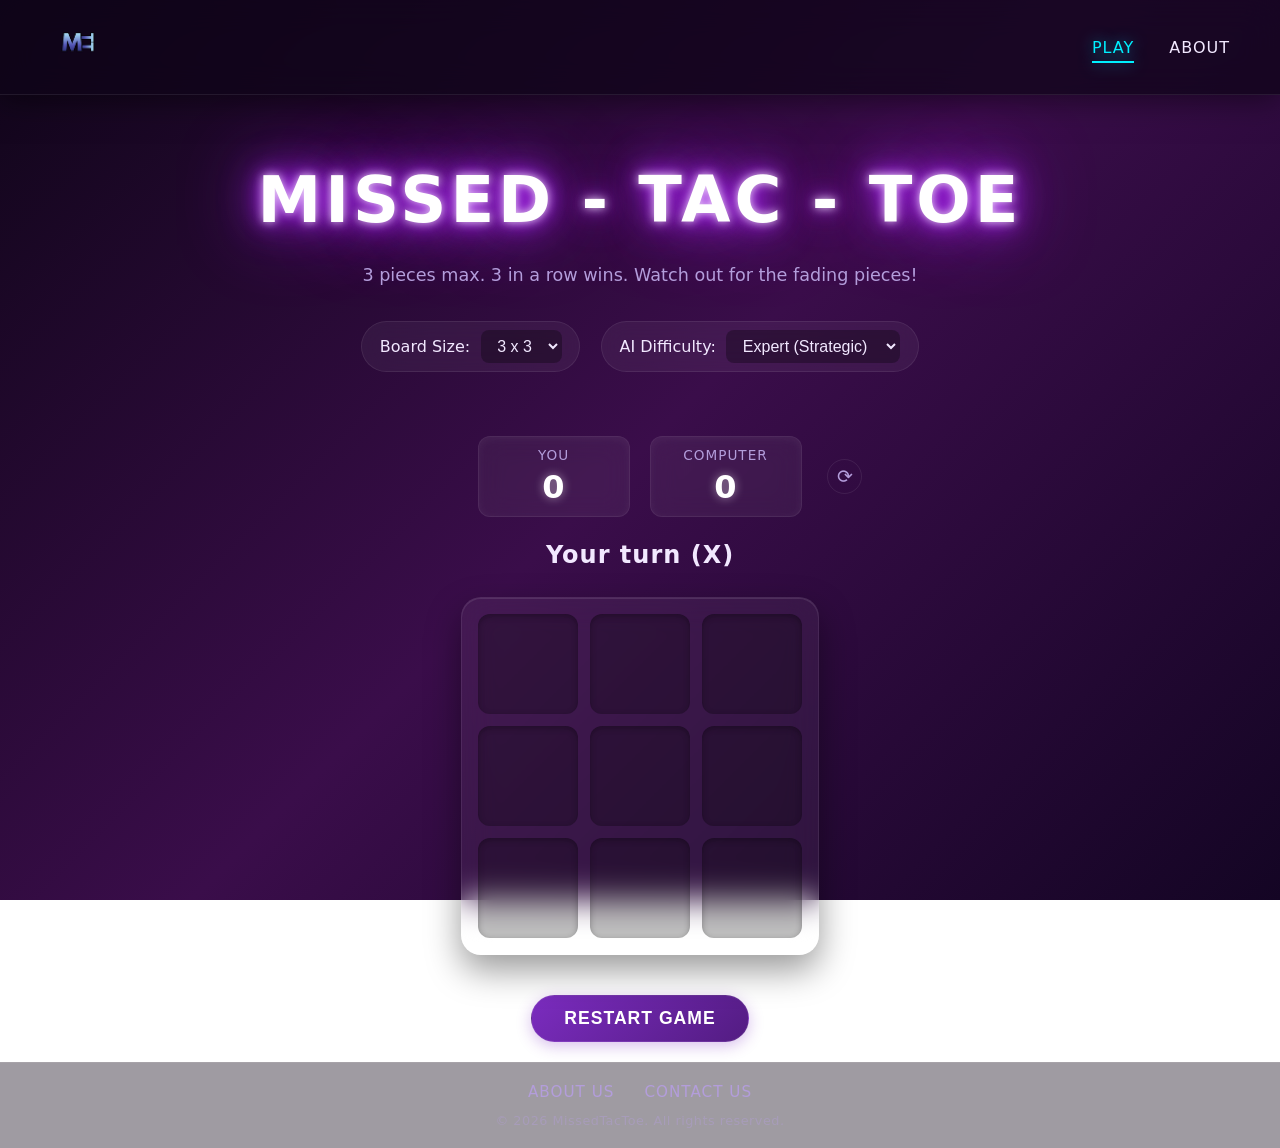
<file: index.html>
<!DOCTYPE html>
<html lang="en">
<head>
        <!-- Google tag (gtag.js) -->
    <script async src="https://www.googletagmanager.com/gtag/js?id=G-MFRH3SXYCB"></script>
    <script>
    window.dataLayer = window.dataLayer || [];
    function gtag(){dataLayer.push(arguments);}
    gtag('js', new Date());

    gtag('config', 'G-MFRH3SXYCB');
    </script>
    
    <meta charset="UTF-8">
    <meta name="viewport" content="width=device-width, initial-scale=1.0">
    <title>Missed - Tac - Toe</title>
    <link rel="stylesheet" href="style.css">
    
    <link rel="icon" type="image/png" sizes="32x32" href="/images/favicon-32x32.png">
    <link rel="icon" type="image/png" sizes="16x16" href="/images/favicon-16x16.png">
    <link rel="apple-touch-icon" sizes="180x180" href="/images/apple-touch-icon.png">
    <link rel="shortcut icon" href="/images/favicon.ico">

    <!-- Primary Meta Tags -->
    <meta name="title" content="MissedtacToe | The Infinite Tic-Tac-Toe Strategy Game">
    <meta name="description" content="Play MissedtacToe, a strategic, infinite twist on classic Tic-Tac-Toe. Play against an Expert AI on a 3x3 or 5x5 board where your oldest pieces fade away!">
    <meta name="keywords" content="tic tac toe, browser game, infinite tic tac toe, strategy game, web game, missedtactoe, puzzle game">
    <meta name="author" content="Raducu-Alin Stratum contact@image-cut.com">
    
    <!-- Canonical URL to resolve the www vs non-www duplicate content issue -->
    <link rel="canonical" href="https://missedtactoe.com/">

    <!-- Open Graph / Facebook -->
    <meta property="og:type" content="website">
    <meta property="og:url" content="https://missedtactoe.com/">
    <meta property="og:title" content="MissedtacToe | The Infinite Tic-Tac-Toe Strategy Game">
    <meta property="og:description" content="Play MissedtacToe, a strategic, infinite twist on classic Tic-Tac-Toe. Play against an Expert AI on a 3x3 or 5x5 board where your oldest pieces fade away!">
    <meta property="og:image" content="https://missedtactoe.com/preview-image.jpg">

    <!-- Twitter -->
    <meta property="twitter:card" content="summary_large_image">
    <meta property="twitter:url" content="https://missedtactoe.com/">
    <meta property="twitter:title" content="MissedtacToe | The Infinite Tic-Tac-Toe Strategy Game">
    <meta property="twitter:description" content="Play MissedtacToe, a strategic, infinite twist on classic Tic-Tac-Toe. Play against an Expert AI on a 3x3 or 5x5 board where your oldest pieces fade away!">
    <meta property="twitter:image" content="https://missedtactoe.com/preview-image.jpg">

</head>
<body>

    <!-- Top Navigation Bar -->
    <nav class="navbar">
        <a href="/" class="nav-brand">
            <img src="/images/logo.png" alt="MissedtacToe Logo" class="nav-logo">
        </a>
        <ul class="nav-links">
            <li><a href="/" class="active">Play</a></li>
            <li><a href="/about.html">About</a></li>
        </ul>
    </nav>
    <main class="main-content">
    <h1>Missed - Tac - Toe</h1>
    <p id="rules-text">3 pieces max. 3 in a row wins. Watch out for the fading pieces!</p>

    <div class="controls">
        <div class="control-group">
            <label for="gridSize">Board Size:</label>
            <select id="gridSize">
                <option value="3" selected>3 x 3</option>
                <option value="5">5 x 5</option>
            </select>
        </div>
        <div class="control-group">
            <label for="difficulty">AI Difficulty:</label>
            <select id="difficulty">
                <option value="normal">Normal (Random)</option>
                <option value="expert" selected>Expert (Strategic)</option>
            </select>
        </div>
    </div>
    <div class="controls">
        </div>

    <div class="scoreboard">
        <div class="score-card">
            <span class="score-label">You</span>
            <span id="user-score-val" class="score-number">0</span>
        </div>
        <div class="score-card">
            <span class="score-label">Computer</span>
            <span id="ai-score-val" class="score-number">0</span>
        </div>
        <button id="reset-score" title="Reset Scores">⟳</button>
    </div>

    <div id="status">Your turn (X)</div>
    
    <div id="board">
    </div>

    <button id="restart">Restart Game</button>
    
    <script>
        const boardElement = document.getElementById('board');
        const statusText = document.getElementById('status');
        const restartBtn = document.getElementById('restart');
        const difficultySelect = document.getElementById('difficulty');
        const gridSizeSelect = document.getElementById('gridSize');
        const rulesText = document.getElementById('rules-text');
        const rootStyles = document.documentElement.style;

        const userScoreEl = document.getElementById('user-score-val');
        const aiScoreEl = document.getElementById('ai-score-val');
        const resetScoreBtn = document.getElementById('reset-score');

        // Load scores from LocalStorage (or default to 0)
        let userScore = parseInt(localStorage.getItem('missedTacToeUser')) || 0;
        let aiScore = parseInt(localStorage.getItem('missedTacToeAi')) || 0;

        function updateScoreDisplay() {
            userScoreEl.innerText = userScore;
            aiScoreEl.innerText = aiScore;
        }

        resetScoreBtn.addEventListener('click', () => {
            userScore = 0;
            aiScore = 0;
            localStorage.setItem('missedTacToeUser', 0);
            localStorage.setItem('missedTacToeAi', 0);
            updateScoreDisplay();
        });

        updateScoreDisplay(); // Call it once to load initial values

        // Game Configuration Variables
        let size = 3;
        let winReq = 3; 
        let maxPieces = 3;
        let board = [];
        let gameActive = true;
        let queueX = [];
        let queueO = [];
        let winConditions = [];

        // Track symbols to alternate turns
        let userSymbol = 'X';
        let aiSymbol = 'O';
        let currentPlayer = 'X'; // 'X' always starts the game mathematically

        // Listeners for settings
        // Pass "true" to the restart button so it knows to swap symbols
        restartBtn.addEventListener('click', () => initGame(true));
        difficultySelect.addEventListener('change', () => initGame(false));
        gridSizeSelect.addEventListener('change', () => {
            size = parseInt(gridSizeSelect.value);
            if (size === 3) {
                winReq = 3;
                maxPieces = 3;
                rootStyles.setProperty('--cell-size', '100px');
                rootStyles.setProperty('--font-size', '4rem');
                rulesText.innerText = "3 pieces max. 3 in a row wins. Watch out for the fading pieces!";
            } else {
                winReq = 4;
                maxPieces = 4;
                rootStyles.setProperty('--cell-size', '60px');
                rootStyles.setProperty('--font-size', '2.5rem');
                rulesText.innerText = "5x5 Mode: 4 pieces max. 4 in a row wins. Oldest piece fades away!";
            }
            initGame(false);
        });

        function generateWinConditions() {
            let conditions = [];
            for (let r = 0; r < size; r++) {
                for (let c = 0; c <= size - winReq; c++) {
                    let row = [];
                    for (let i = 0; i < winReq; i++) row.push(r * size + c + i);
                    conditions.push(row);
                }
            }
            for (let c = 0; c < size; c++) {
                for (let r = 0; r <= size - winReq; r++) {
                    let col = [];
                    for (let i = 0; i < winReq; i++) col.push((r + i) * size + c);
                    conditions.push(col);
                }
            }
            for (let r = 0; r <= size - winReq; r++) {
                for (let c = 0; c <= size - winReq; c++) {
                    let diag = [];
                    for (let i = 0; i < winReq; i++) diag.push((r + i) * size + c + i);
                    conditions.push(diag);
                }
            }
            for (let r = 0; r <= size - winReq; r++) {
                for (let c = winReq - 1; c < size; c++) {
                    let diag = [];
                    for (let i = 0; i < winReq; i++) diag.push((r + i) * size + c - i);
                    conditions.push(diag);
                }
            }
            return conditions;
        }

        function initGame(swapSymbols = false) {
            if (swapSymbols) {
                userSymbol = userSymbol === 'X' ? 'O' : 'X';
                aiSymbol = userSymbol === 'X' ? 'O' : 'X';
            }

            currentPlayer = 'X'; // X always makes the first move on a new board
            board = Array(size * size).fill('');
            queueX = [];
            queueO = [];
            gameActive = true;
            winConditions = generateWinConditions();

            if (currentPlayer === userSymbol) {
                statusText.innerText = `Your turn (${userSymbol})`;
            } else {
                statusText.innerText = "Computer is thinking...";
            }
            statusText.style.color = "var(--text-main)";

            boardElement.style.gridTemplateColumns = `repeat(${size}, var(--cell-size))`;
            boardElement.innerHTML = '';
            
            for (let i = 0; i < size * size; i++) {
                const cell = document.createElement('div');
                cell.classList.add('cell');
                cell.setAttribute('data-index', i);
                cell.addEventListener('click', handleCellClick);
                boardElement.appendChild(cell);
            }

            // If the computer is 'X', it takes the first turn automatically
            if (currentPlayer === aiSymbol) {
                setTimeout(computerTurn, 600);
            }
        }

        function handleCellClick(e) {
            const index = parseInt(e.target.getAttribute('data-index'));

            // Prevent clicks if the game is over, the cell is full, or it's not the user's turn
            if (board[index] !== '' || !gameActive || currentPlayer !== userSymbol) return;

            makeMove(index, userSymbol);
            
            if (gameActive) {
                currentPlayer = aiSymbol;
                statusText.innerText = "Computer is thinking...";
                setTimeout(computerTurn, 600); 
            }
        }

        function makeMove(index, player) {
            board[index] = player;
            const currentQueue = player === 'X' ? queueX : queueO;
            
            currentQueue.push(index);

            if (currentQueue.length > maxPieces) {
                const oldestIndex = currentQueue.shift();
                board[oldestIndex] = ''; 
            }

            updateUI();
            checkWin(player);
        }

        // --- DYNAMIC EXPERT AI LOGIC ---
        function getExpertMove(emptyCells) {
            function simulateMove(index, player, currentBoard, currentQueue) {
                let tempBoard = [...currentBoard];
                let tempQueue = [...currentQueue];
                tempBoard[index] = player;
                tempQueue.push(index);
                if (tempQueue.length > maxPieces) tempBoard[tempQueue.shift()] = '';
                return tempBoard;
            }

            function checkSimWin(tempBoard, player) {
                return winConditions.some(combo => combo.every(idx => tempBoard[idx] === player));
            }

            const aiQueue = aiSymbol === 'X' ? queueX : queueO;
            const userQueue = userSymbol === 'X' ? queueX : queueO;

            // 1. Can AI Win immediately?
            for (let i of emptyCells) {
                if (checkSimWin(simulateMove(i, aiSymbol, board, aiQueue), aiSymbol)) return i;
            }

            // 2. Block player's immediate win
            for (let i of emptyCells) {
                if (checkSimWin(simulateMove(i, userSymbol, board, userQueue), userSymbol)) return i;
            }

            // 3. Take the center (Dynamic based on board size)
            const centerIndex = Math.floor((size * size) / 2);
            if (emptyCells.includes(centerIndex)) return centerIndex;

            // 4. Take a random corner
            const corners = [0, size - 1, size * (size - 1), size * size - 1];
            const availableCorners = corners.filter(c => emptyCells.includes(c));
            if (availableCorners.length > 0) {
                return availableCorners[Math.floor(Math.random() * availableCorners.length)];
            }

            // 5. Take random edge/open space
            return emptyCells[Math.floor(Math.random() * emptyCells.length)];
        }

        function computerTurn() {
            if (!gameActive || currentPlayer !== aiSymbol) return;

            let emptyCells = [];
            for (let i = 0; i < board.length; i++) {
                if (board[i] === '') emptyCells.push(i);
            }

            if (emptyCells.length === 0) return;

            let bestMove;
            if (difficultySelect.value === 'expert') {
                bestMove = getExpertMove(emptyCells);
            } else {
                bestMove = emptyCells[Math.floor(Math.random() * emptyCells.length)];
            }

            if (bestMove !== undefined) makeMove(bestMove, aiSymbol);
            
            if (gameActive) {
                currentPlayer = userSymbol;
                statusText.innerText = `Your turn (${userSymbol})`;
            }
        }

        function updateUI() {
            const cells = document.querySelectorAll('.cell');
            cells.forEach((cell, i) => {
                cell.innerText = board[i];
                cell.className = 'cell'; 
                if (board[i] === 'X') cell.classList.add('x');
                if (board[i] === 'O') cell.classList.add('o');
            });

            if (queueX.length === maxPieces) cells[queueX[0]].classList.add('fading');
            if (queueO.length === maxPieces) cells[queueO[0]].classList.add('fading');
        }

        function checkWin(player) {
            let roundWon = false;

            for (let i = 0; i < winConditions.length; i++) {
                if (winConditions[i].every(index => board[index] === player)) {
                    roundWon = true;
                    break;
                }
            }

            if (roundWon) {
                if (player === userSymbol) {
                    statusText.innerText = "You Win!";
                    statusText.style.color = userSymbol === 'X' ? "var(--x-color)" : "var(--o-color)";
                    userScore++;
                    localStorage.setItem('missedTacToeUser', userScore);
                } else {
                    statusText.innerText = "Computer Wins!";
                    statusText.style.color = aiSymbol === 'X' ? "var(--x-color)" : "var(--o-color)";
                    aiScore++;
                    localStorage.setItem('missedTacToeAi', aiScore);
                }
                
                updateScoreDisplay();
                gameActive = false;
                
                const cells = document.querySelectorAll('.cell');
                cells.forEach(cell => cell.classList.remove('fading'));
            }
        }

        // Initialize the first game on page load (false ensures the user starts game #1 as 'X')
        initGame(false);
    </script>
</main>
    <footer class="footer">
        <div class="footer-links">
            <a href="/about.html">About us</a>
            <a href="mailto:contact@image-cut.com">Contact Us</a>
        </div>
        <div class="footer-copy">
            &copy; 2026 MissedTacToe. All rights reserved.
        </div>
    </footer>

</body>

</html>
</file>
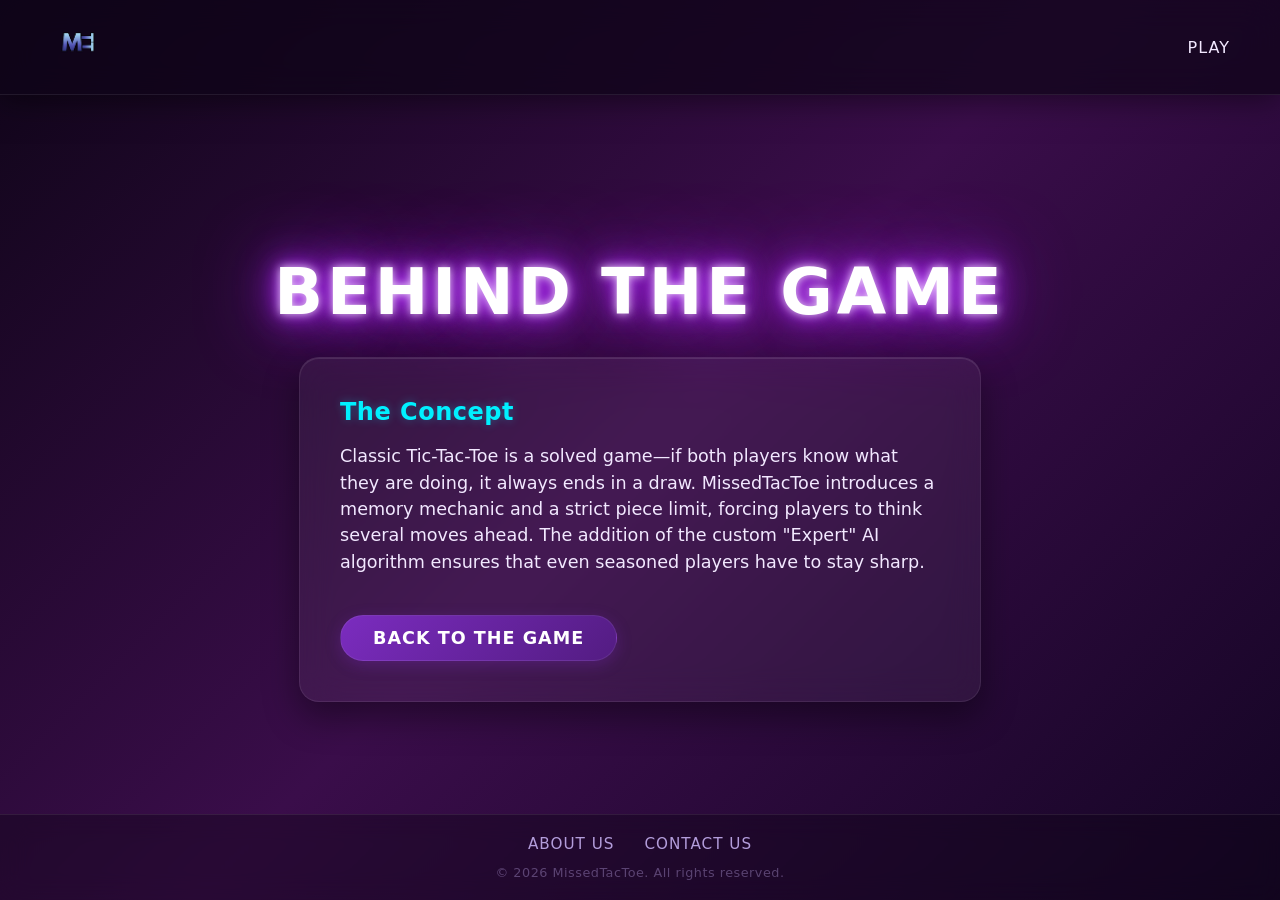
<file: about.html>
<!DOCTYPE html>
<html lang="en">
<head>
        <!-- Google tag (gtag.js) -->
    <script async src="https://www.googletagmanager.com/gtag/js?id=G-MFRH3SXYCB"></script>
    <script>
    window.dataLayer = window.dataLayer || [];
    function gtag(){dataLayer.push(arguments);}
    gtag('js', new Date());

    gtag('config', 'G-MFRH3SXYCB');
    </script>

    <meta charset="UTF-8">
    <meta name="viewport" content="width=device-width, initial-scale=1.0">
    <title>About | MissedtacToe</title>
    
    <!-- Meta tags for SEO -->
    <meta name="description" content="Learn more about the creator behind MissedTacToe, an infinite Tic-Tac-Toe browser game.">
    <link rel="canonical" href="https://missedtactoe.com/about.html">

    <!-- Favicons -->
    <link rel="icon" type="image/png" sizes="32x32" href="/images/favicon-32x32.png">
    <link rel="icon" type="image/png" sizes="16x16" href="/images/favicon-16x16.png">
    <link rel="apple-touch-icon" sizes="180x180" href="/images/apple-touch-icon.png">
    <link rel="shortcut icon" href="/images/favicon.ico">

    <!-- Linking to the shared stylesheet -->
    <link rel="stylesheet" href="style.css">
</head>
<body>

    <!-- Top Navigation Bar -->
    <nav class="navbar">
        <a href="/" class="nav-brand">
            <img src="/images/logo.png" alt="MissedtacToe Logo" class="nav-logo">
        </a>
        <ul class="nav-links">
            <li><a href="/">Play</a></li>
        </ul>
    </nav>

    <!-- Main Content Area -->
    <main class="main-content">
        <div class="about-container">
            <h1>Behind the Game</h1>
            
            <div class="glass-card about-card">
                
                <h2>The Concept</h2>
                <p>Classic Tic-Tac-Toe is a solved game—if both players know what they are doing, it always ends in a draw. MissedTacToe introduces a memory mechanic and a strict piece limit, forcing players to think several moves ahead. The addition of the custom "Expert" AI algorithm ensures that even seasoned players have to stay sharp.</p>

                
                <a href="/" class="btn-primary">Back to the Game</a>
            </div>
        </div>
    </main>

    <!-- Footer -->
    <footer class="footer">
        <div class="footer-links">
            <a href="/about.html">About us</a>
            <a href="mailto:contact@image-cut.com">Contact Us</a>
        </div>
        <div class="footer-copy">
            &copy; 2026 MissedTacToe. All rights reserved.
        </div>
    </footer>

</body>
</html>
</file>
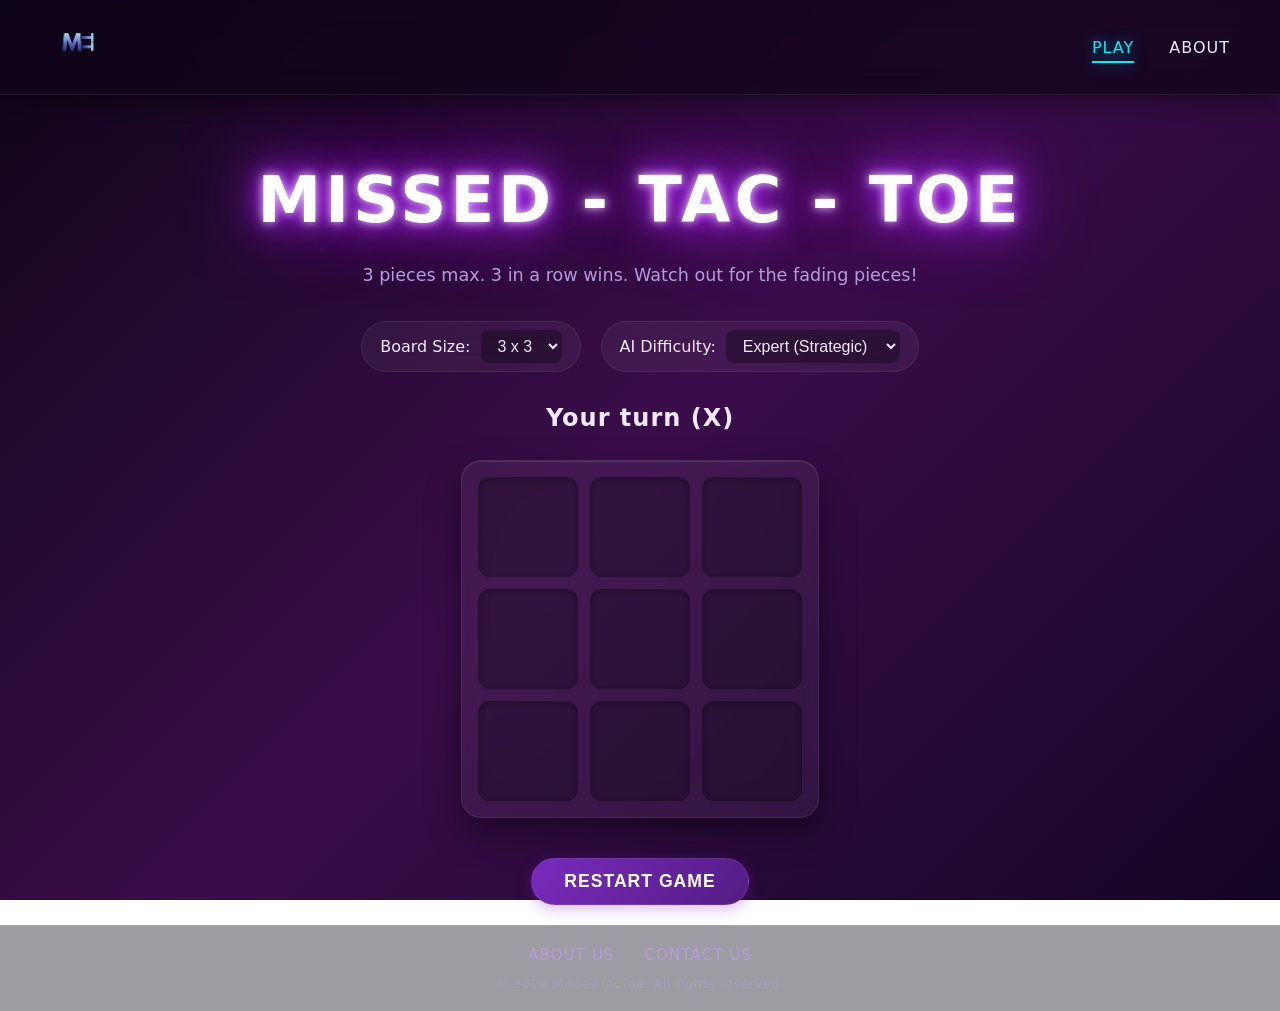
<file: MissedTacToe.html>
<!DOCTYPE html>
<html lang="en">
<head>
    <meta charset="UTF-8">
    <meta name="viewport" content="width=device-width, initial-scale=1.0">
    <title>Missed - Tac - Toe</title>
    <link rel="stylesheet" href="style.css">
    
    <link rel="icon" type="image/png" sizes="32x32" href="/images/favicon-32x32.png">
    <link rel="icon" type="image/png" sizes="16x16" href="/images/favicon-16x16.png">
    <link rel="apple-touch-icon" sizes="180x180" href="/images/apple-touch-icon.png">
    <link rel="shortcut icon" href="/images/favicon.ico">

    <!-- Primary Meta Tags -->
    <meta name="title" content="MissedtacToe | The Infinite Tic-Tac-Toe Strategy Game">
    <meta name="description" content="Play MissedtacToe, a strategic, infinite twist on classic Tic-Tac-Toe. Play against an Expert AI on a 3x3 or 5x5 board where your oldest pieces fade away!">
    <meta name="keywords" content="tic tac toe, browser game, infinite tic tac toe, strategy game, web game, missedtactoe, puzzle game">
    <meta name="author" content="Raducu-Alin Stratum contact@image-cut.com">
    
    <!-- Canonical URL to resolve the www vs non-www duplicate content issue -->
    <link rel="canonical" href="https://missedtactoe.com/">

    <!-- Open Graph / Facebook -->
    <meta property="og:type" content="website">
    <meta property="og:url" content="https://missedtactoe.com/">
    <meta property="og:title" content="MissedtacToe | The Infinite Tic-Tac-Toe Strategy Game">
    <meta property="og:description" content="Play MissedtacToe, a strategic, infinite twist on classic Tic-Tac-Toe. Play against an Expert AI on a 3x3 or 5x5 board where your oldest pieces fade away!">
    <meta property="og:image" content="https://missedtactoe.com/preview-image.jpg">

    <!-- Twitter -->
    <meta property="twitter:card" content="summary_large_image">
    <meta property="twitter:url" content="https://missedtactoe.com/">
    <meta property="twitter:title" content="MissedtacToe | The Infinite Tic-Tac-Toe Strategy Game">
    <meta property="twitter:description" content="Play MissedtacToe, a strategic, infinite twist on classic Tic-Tac-Toe. Play against an Expert AI on a 3x3 or 5x5 board where your oldest pieces fade away!">
    <meta property="twitter:image" content="https://missedtactoe.com/preview-image.jpg">

</head>
<body>

    <!-- Top Navigation Bar -->
    <nav class="navbar">
        <a href="/" class="nav-brand">
            <img src="/images/logo.png" alt="MissedtacToe Logo" class="nav-logo">
        </a>
        <ul class="nav-links">
            <li><a href="/" class="active">Play</a></li>
            <li><a href="/about.html">About</a></li>
        </ul>
    </nav>
    <main class="main-content">
    <h1>Missed - Tac - Toe</h1>
    <p id="rules-text">3 pieces max. 3 in a row wins. Watch out for the fading pieces!</p>

    <div class="controls">
        <div class="control-group">
            <label for="gridSize">Board Size:</label>
            <select id="gridSize">
                <option value="3" selected>3 x 3</option>
                <option value="5">5 x 5</option>
            </select>
        </div>
        <div class="control-group">
            <label for="difficulty">AI Difficulty:</label>
            <select id="difficulty">
                <option value="normal">Normal (Random)</option>
                <option value="expert" selected>Expert (Strategic)</option>
            </select>
        </div>
    </div>

    <div id="status">Your turn (X)</div>

    <div id="board">
    </div>

    <button id="restart">Restart Game</button>
    
    <script>
        const boardElement = document.getElementById('board');
        const statusText = document.getElementById('status');
        const restartBtn = document.getElementById('restart');
        const difficultySelect = document.getElementById('difficulty');
        const gridSizeSelect = document.getElementById('gridSize');
        const rulesText = document.getElementById('rules-text');
        const rootStyles = document.documentElement.style;

        // Game Configuration Variables
        let size = 3;
        let winReq = 3; 
        let maxPieces = 3;
        let board = [];
        let gameActive = true;
        let queueX = [];
        let queueO = [];
        let winConditions = [];

        // Listeners for settings
        restartBtn.addEventListener('click', initGame);
        difficultySelect.addEventListener('change', initGame);
        gridSizeSelect.addEventListener('change', () => {
            size = parseInt(gridSizeSelect.value);
            // 3x3 needs 3 in a row (3 max). 5x5 needs 4 in a row (4 max).
            if (size === 3) {
                winReq = 3;
                maxPieces = 3;
                rootStyles.setProperty('--cell-size', '100px');
                rootStyles.setProperty('--font-size', '4rem');
                rulesText.innerText = "3 pieces max. 3 in a row wins. Watch out for the fading pieces!";
            } else {
                winReq = 4;
                maxPieces = 4;
                // Scale down visually for larger board
                rootStyles.setProperty('--cell-size', '60px');
                rootStyles.setProperty('--font-size', '2.5rem');
                rulesText.innerText = "5x5 Mode: 4 pieces max. 4 in a row wins. Oldest piece fades away!";
            }
            initGame();
        });

        // Generate dynamic win lines based on board size and win requirement
        function generateWinConditions() {
            let conditions = [];
            // Rows
            for (let r = 0; r < size; r++) {
                for (let c = 0; c <= size - winReq; c++) {
                    let row = [];
                    for (let i = 0; i < winReq; i++) row.push(r * size + c + i);
                    conditions.push(row);
                }
            }
            // Columns
            for (let c = 0; c < size; c++) {
                for (let r = 0; r <= size - winReq; r++) {
                    let col = [];
                    for (let i = 0; i < winReq; i++) col.push((r + i) * size + c);
                    conditions.push(col);
                }
            }
            // Diagonals (Top-Left to Bottom-Right)
            for (let r = 0; r <= size - winReq; r++) {
                for (let c = 0; c <= size - winReq; c++) {
                    let diag = [];
                    for (let i = 0; i < winReq; i++) diag.push((r + i) * size + c + i);
                    conditions.push(diag);
                }
            }
            // Diagonals (Top-Right to Bottom-Left)
            for (let r = 0; r <= size - winReq; r++) {
                for (let c = winReq - 1; c < size; c++) {
                    let diag = [];
                    for (let i = 0; i < winReq; i++) diag.push((r + i) * size + c - i);
                    conditions.push(diag);
                }
            }
            return conditions;
        }

        function initGame() {
            board = Array(size * size).fill('');
            queueX = [];
            queueO = [];
            gameActive = true;
            winConditions = generateWinConditions();

            statusText.innerText = "Your turn (X)";
            statusText.style.color = "var(--text-main)";

            // Build dynamic UI grid
            boardElement.style.gridTemplateColumns = `repeat(${size}, var(--cell-size))`;
            boardElement.innerHTML = '';
            
            for (let i = 0; i < size * size; i++) {
                const cell = document.createElement('div');
                cell.classList.add('cell');
                cell.setAttribute('data-index', i);
                cell.addEventListener('click', handleCellClick);
                boardElement.appendChild(cell);
            }
        }

        function handleCellClick(e) {
            const index = parseInt(e.target.getAttribute('data-index'));

            if (board[index] !== '' || !gameActive) return;

            makeMove(index, 'X');
            
            if (gameActive) {
                statusText.innerText = "Computer is thinking...";
                setTimeout(computerTurn, 600); 
            }
        }

        function makeMove(index, player) {
            board[index] = player;
            const currentQueue = player === 'X' ? queueX : queueO;
            
            currentQueue.push(index);

            // Dynamically check against the max piece limit
            if (currentQueue.length > maxPieces) {
                const oldestIndex = currentQueue.shift();
                board[oldestIndex] = ''; 
            }

            updateUI();
            checkWin(player);
        }

        // --- DYNAMIC EXPERT AI LOGIC ---
        function getExpertMove(emptyCells) {
            function simulateMove(index, player, currentBoard, currentQueue) {
                let tempBoard = [...currentBoard];
                let tempQueue = [...currentQueue];
                tempBoard[index] = player;
                tempQueue.push(index);
                if (tempQueue.length > maxPieces) tempBoard[tempQueue.shift()] = '';
                return tempBoard;
            }

            function checkSimWin(tempBoard, player) {
                return winConditions.some(combo => combo.every(idx => tempBoard[idx] === player));
            }

            // 1. Can AI Win immediately?
            for (let i of emptyCells) {
                if (checkSimWin(simulateMove(i, 'O', board, queueO), 'O')) return i;
            }

            // 2. Block player's immediate win
            for (let i of emptyCells) {
                if (checkSimWin(simulateMove(i, 'X', board, queueX), 'X')) return i;
            }

            // 3. Take the center (Dynamic based on board size)
            const centerIndex = Math.floor((size * size) / 2);
            if (emptyCells.includes(centerIndex)) return centerIndex;

            // 4. Take a random corner
            const corners = [0, size - 1, size * (size - 1), size * size - 1];
            const availableCorners = corners.filter(c => emptyCells.includes(c));
            if (availableCorners.length > 0) {
                return availableCorners[Math.floor(Math.random() * availableCorners.length)];
            }

            // 5. Take random edge/open space
            return emptyCells[Math.floor(Math.random() * emptyCells.length)];
        }

        function computerTurn() {
            if (!gameActive) return;

            let emptyCells = [];
            for (let i = 0; i < board.length; i++) {
                if (board[i] === '') emptyCells.push(i);
            }

            if (emptyCells.length === 0) return;

            let bestMove;
            if (difficultySelect.value === 'expert') {
                bestMove = getExpertMove(emptyCells);
            } else {
                bestMove = emptyCells[Math.floor(Math.random() * emptyCells.length)];
            }

            if (bestMove !== undefined) makeMove(bestMove, 'O');
            
            if (gameActive) statusText.innerText = "Your turn (X)";
        }

        function updateUI() {
            const cells = document.querySelectorAll('.cell');
            cells.forEach((cell, i) => {
                cell.innerText = board[i];
                cell.className = 'cell'; 
                if (board[i] === 'X') cell.classList.add('x');
                if (board[i] === 'O') cell.classList.add('o');
            });

            if (queueX.length === maxPieces) cells[queueX[0]].classList.add('fading');
            if (queueO.length === maxPieces) cells[queueO[0]].classList.add('fading');
        }

        function checkWin(player) {
            let roundWon = false;

            for (let i = 0; i < winConditions.length; i++) {
                if (winConditions[i].every(index => board[index] === player)) {
                    roundWon = true;
                    break;
                }
            }

            if (roundWon) {
                statusText.innerText = player === 'X' ? "You Win!" : "Computer Wins!";
                statusText.style.color = player === 'X' ? "var(--x-color)" : "var(--o-color)";
                gameActive = false;
                
                const cells = document.querySelectorAll('.cell');
                cells.forEach(cell => cell.classList.remove('fading'));
            }
        }

        // Initialize the first game on page load
        initGame();
    </script>
</main>
    <footer class="footer">
        <div class="footer-links">
            <a href="/about.html">About us</a>
            <a href="mailto:contact@image-cut.com">Contact Us</a>
        </div>
        <div class="footer-copy">
            &copy; 2026 MissedTacToe. All rights reserved.
        </div>
    </footer>

</body>

</html>
</file>
<file: style.css>
:root {
    /* Deep, vibrant atmospheric purple gradient */
    --bg-gradient: linear-gradient(135deg, #0f0518 0%, #3a0d4a 50%, #140524 100%);
    
    /* Glassmorphism elements */
    --glass-bg: rgba(255, 255, 255, 0.05);
    --glass-border: rgba(255, 255, 255, 0.08);
    --cell-hover: rgba(255, 255, 255, 0.12);
    
    /* Typography */
    --text-main: #f2e8ff;
    --text-muted: #b39ddb;
    
    /* Neon game pieces */
    --x-color: #00f0ff; /* Cyber Cyan */
    --o-color: #ff00aa; /* Neon Magenta */
    --x-glow: 0 0 15px rgba(0, 240, 255, 0.6);
    --o-glow: 0 0 15px rgba(255, 0, 170, 0.6);

    /* Dynamic variables controlled by JS */
    --cell-size: 100px; 
    --font-size: 4rem;
}

/* =========================================
   TOP NAVIGATION BAR
   ========================================= */
.navbar {
    width: 100%;
    position: fixed;
    top: 0;
    left: 0;
    display: flex;
    justify-content: space-between;
    align-items: center;
    padding: 15px 50px;
    background: rgba(15, 5, 24, 0.75); /* Darker frosted base */
    backdrop-filter: blur(16px);
    -webkit-backdrop-filter: blur(16px);
    border-bottom: 1px solid var(--glass-border);
    z-index: 1000;
    box-sizing: border-box;
    box-shadow: 0 4px 30px rgba(0, 0, 0, 0.5);
}


.nav-logo {
    height: 60px;
    width: auto;
}

.nav-links {
    list-style: none;
    display: flex;
    gap: 35px;
    margin: 0;
    padding: 0;
}

.nav-links a {
    color: var(--text-main);
    text-decoration: none;
    font-size: 1rem;
    font-weight: 500;
    transition: all 0.3s ease;
    position: relative;
    text-transform: uppercase;
    letter-spacing: 1px;
}

/* Neon hover effect for links */
.nav-links a:hover, .nav-links a.active {
    color: var(--x-color);
    text-shadow: var(--x-glow);
}

/* Animated underline on hover */
.nav-links a::after {
    content: '';
    position: absolute;
    width: 0;
    height: 2px;
    bottom: -6px;
    left: 0;
    background-color: var(--x-color);
    box-shadow: var(--x-glow);
    transition: width 0.3s cubic-bezier(0.25, 0.8, 0.25, 1);
}

.nav-links a:hover::after, .nav-links a.active::after {
    width: 100%;
}

/* Mobile Responsiveness for Navbar */
@media (max-width: 768px) {
    .navbar {
        padding: 15px 20px;
    }
    
    .nav-links {
        gap: 15px;
    }
    
    .nav-links a {
        font-size: 0.9rem;
    }
    
    .nav-brand span {
        display: none; /* Hides the text on phones to save space, relies on logo if present */
    }
}

body {
    font-family: 'Inter', 'Segoe UI', system-ui, sans-serif;
    background: var(--bg-gradient);
    background-attachment: fixed;
    color: var(--text-main);
    display: flex;
    flex-direction: column;
    align-items: center;
    justify-content: flex-start; /* <-- CHANGE THIS FROM center */
    min-height: 100vh;
    margin: 0;
    padding: 100px 0 0; /* Adjusted padding since main/footer handle the rest */
    box-sizing: border-box;
}
/* Container that holds the game perfectly in the middle */
.main-content {
    display: flex;
    flex-direction: column;
    align-items: center;
    justify-content: center;
    flex: 1; /* This tells it to fill all empty space between the nav and footer */
    width: 100%;
    padding: 20px;
    box-sizing: border-box;
}
h1 {
    font-size: clamp(2.5rem, 5vw, 4.5rem);
    margin-bottom: 0.5rem;
    text-align: center;
    font-weight: 900;
    text-transform: uppercase;
    color: #ffffff;
    letter-spacing: 4px;
    /* Layered shadows create the neon tube effect */
    text-shadow: 
        0 0 10px rgba(255, 255, 255, 0.8),
        0 0 20px #b026ff,
        0 0 40px #b026ff,
        0 0 80px #b026ff;
    animation: title-pulse 2s infinite alternate;
}

/* Put this animation at the very bottom of your CSS file */
@keyframes title-pulse {
    0% { text-shadow: 0 0 10px rgba(255,255,255,0.8), 0 0 20px #b026ff, 0 0 40px #b026ff; }
    100% { text-shadow: 0 0 5px rgba(255,255,255,0.5), 0 0 10px #b026ff, 0 0 20px #b026ff; }
}

p {
    font-size: 1.1rem;
    margin-bottom: 2rem;
    text-align: center;
    color: var(--text-muted);
    max-width: 600px;
    font-weight: 300;
    line-height: 1.5;
}

.controls {
    margin-bottom: 2rem;
    display: flex;
    flex-wrap: wrap;
    justify-content: center;
    align-items: center;
    gap: 20px;
    font-size: 1rem;
}

/* Frosted glass pill-containers for the dropdowns */
.control-group {
    display: flex;
    align-items: center;
    gap: 10px;
    background: var(--glass-bg);
    padding: 8px 18px;
    border-radius: 50px;
    border: 1px solid var(--glass-border);
    backdrop-filter: blur(12px);
    -webkit-backdrop-filter: blur(12px);
}

select {
    padding: 6px 12px;
    font-size: 1rem;
    font-weight: 500;
    border-radius: 8px;
    border: 1px solid transparent;
    background-color: rgba(0, 0, 0, 0.3);
    color: var(--text-main);
    cursor: pointer;
    outline: none;
    transition: all 0.3s ease;
}

select:focus, select:hover {
    border-color: var(--text-muted);
    background-color: rgba(0, 0, 0, 0.5);
}

select option {
    background-color: #2a0b3d;
    color: white;
}

#status {
    font-size: 1.5rem;
    font-weight: 600;
    margin-bottom: 1.5rem;
    height: 2rem;
    text-align: center;
    letter-spacing: 1px;
}

/* The main frosted glass board */
#board {
    display: grid;
    grid-gap: 12px;
    background: var(--glass-bg);
    padding: 16px;
    border-radius: 20px;
    box-shadow: 0 15px 35px rgba(0, 0, 0, 0.4), 
                inset 0 1px 0 rgba(255, 255, 255, 0.1);
    backdrop-filter: blur(16px);
    -webkit-backdrop-filter: blur(16px);
    border: 1px solid var(--glass-border);
}

/* Individual dark, recessed cells */
.cell {
    width: var(--cell-size);
    height: var(--cell-size);
    background-color: rgba(0, 0, 0, 0.25);
    border-radius: 12px;
    display: flex;
    align-items: center;
    justify-content: center;
    font-size: var(--font-size);
    font-weight: 800;
    cursor: pointer;
    transition: all 0.3s cubic-bezier(0.25, 0.8, 0.25, 1);
    user-select: none;
    box-shadow: inset 0 2px 6px rgba(0, 0, 0, 0.3);
}

.cell:hover { 
    background-color: var(--cell-hover);
    transform: translateY(-2px);
    box-shadow: inset 0 2px 6px rgba(0, 0, 0, 0.1), 
                0 6px 12px rgba(0, 0, 0, 0.2);
}

/* Neon text rendering for pieces */
.cell.x { 
    color: var(--x-color); 
    text-shadow: var(--x-glow);
}
.cell.o { 
    color: var(--o-color); 
    text-shadow: var(--o-glow);
}

/* More dramatic vanishing effect */
.cell.fading { 
    opacity: 0.15; 
    transform: scale(0.75) rotate(-4deg); 
    filter: saturate(0);
}

/* Sleek modern button */
#restart {
    margin-top: 2.5rem;
    padding: 12px 32px;
    font-size: 1.1rem;
    font-weight: 600;
    background: linear-gradient(135deg, #7b2cbf 0%, #531c82 100%);
    color: white;
    border: 1px solid var(--glass-border);
    border-radius: 50px;
    cursor: pointer;
    transition: all 0.3s ease;
    box-shadow: 0 4px 15px rgba(123, 44, 191, 0.3);
    text-transform: uppercase;
    letter-spacing: 1px;
}

#restart:hover { 
    transform: translateY(-3px);
    background: linear-gradient(135deg, #9d4edd 0%, #7b2cbf 100%);
    box-shadow: 0 8px 25px rgba(123, 44, 191, 0.5);
}

#restart:active {
    transform: translateY(0);
}

/* =========================================
   FOOTER
   ========================================= */
.footer {
    width: 100%;
    margin-top: auto; /* Pushes the footer to the bottom of the screen */
    padding: 20px 50px;
    background: rgba(15, 5, 24, 0.4); /* Dark, subtle frosted glass */
    backdrop-filter: blur(12px);
    -webkit-backdrop-filter: blur(12px);
    border-top: 1px solid var(--glass-border);
    display: flex;
    flex-direction: column;
    align-items: center;
    gap: 12px;
    box-sizing: border-box;
}

.footer-links {
    display: flex;
    gap: 30px;
}

.footer-links a {
    color: var(--text-muted);
    text-decoration: none;
    font-size: 0.95rem;
    font-weight: 500;
    transition: all 0.3s ease;
    text-transform: uppercase;
    letter-spacing: 1px;
}

/* Neon cyan hover effect to match the navigation */
.footer-links a:hover {
    color: var(--x-color);
    text-shadow: 0 0 10px rgba(0, 240, 255, 0.4);
}

.footer-copy {
    color: rgba(179, 157, 219, 0.4); /* Faded text-muted */
    font-size: 0.8rem;
    font-weight: 300;
    letter-spacing: 0.5px;
}

/* =========================================
   ABOUT PAGE STYLES
   ========================================= */
.about-container {
    width: 100%;
    max-width: 800px;
    display: flex;
    flex-direction: column;
    align-items: center;
    text-align: center;
}

.glass-card {
    background: var(--glass-bg);
    padding: 40px;
    border-radius: 20px;
    box-shadow: 0 15px 35px rgba(0, 0, 0, 0.4), 
                inset 0 1px 0 rgba(255, 255, 255, 0.1);
    backdrop-filter: blur(16px);
    -webkit-backdrop-filter: blur(16px);
    border: 1px solid var(--glass-border);
    margin-top: 20px;
    text-align: left;
}

.about-card h2 {
    color: var(--x-color);
    font-size: 1.5rem;
    margin-top: 1.5rem;
    margin-bottom: 0.5rem;
    letter-spacing: 0.5px;
    text-shadow: 0 0 10px rgba(0, 240, 255, 0.3);
}

.about-card h2:first-child {
    margin-top: 0;
}

.about-card p {
    text-align: left;
    margin-bottom: 1.5rem;
    color: var(--text-main);
}

.about-card strong {
    color: #ffffff;
    font-weight: 700;
}

.btn-primary {
    display: inline-block;
    margin-top: 1rem;
    padding: 12px 32px;
    font-size: 1.1rem;
    font-weight: 600;
    text-decoration: none;
    background: linear-gradient(135deg, #7b2cbf 0%, #531c82 100%);
    color: white;
    border: 1px solid var(--glass-border);
    border-radius: 50px;
    cursor: pointer;
    transition: all 0.3s ease;
    box-shadow: 0 4px 15px rgba(123, 44, 191, 0.3);
    text-transform: uppercase;
    letter-spacing: 1px;
    text-align: center;
}

.btn-primary:hover {
    transform: translateY(-3px);
    background: linear-gradient(135deg, #9d4edd 0%, #7b2cbf 100%);
    box-shadow: 0 8px 25px rgba(123, 44, 191, 0.5);
    color: white; /* Prevents text from turning cyan due to generic 'a' hover states */
}

/* CSS FOR THE SCOREBOARD */

/* =========================================
   SCOREBOARD
   ========================================= */
/* =========================================
   SCOREBOARD
   ========================================= */
.scoreboard {
    position: relative; /* This acts as the anchor for the absolute button */
    display: flex;
    align-items: center;
    justify-content: center;
    gap: 20px; /* Slightly widened the gap for a premium look */
    margin-bottom: 1.5rem;
}

.score-card {
    background: var(--glass-bg);
    border: 1px solid var(--glass-border);
    border-radius: 12px;
    padding: 10px 25px;
    text-align: center;
    backdrop-filter: blur(12px);
    -webkit-backdrop-filter: blur(12px);
    min-width: 100px;
    box-shadow: inset 0 2px 10px rgba(255, 255, 255, 0.05);
}

.score-label {
    display: block;
    font-size: 0.85rem;
    color: var(--text-muted);
    text-transform: uppercase;
    letter-spacing: 1px;
    margin-bottom: 5px;
}

.score-number {
    display: block;
    font-size: 2rem;
    font-weight: 800;
    color: #ffffff;
    text-shadow: 0 0 10px rgba(255, 255, 255, 0.5);
}

#reset-score {
    position: absolute; /* Pulls it out of the flexbox centering calculation */
    right: -60px; /* Pushes it outside the right edge of the score cards */
    background: transparent;
    border: 1px solid var(--glass-border);
    color: var(--text-muted);
    font-size: 1.2rem;
    cursor: pointer;
    border-radius: 50%;
    width: 35px;
    height: 35px;
    display: flex;
    align-items: center;
    justify-content: center;
    transition: all 0.3s ease;
}

#reset-score:hover {
    color: white;
    background: rgba(255, 255, 255, 0.1);
    transform: rotate(180deg);
}

/* Mobile Responsiveness for the scoreboard */
@media (max-width: 768px) {
    .scoreboard {
        gap: 10px;
    }
    #reset-score {
        right: -45px; /* Keeps it from running off the screen on small phones */
    }
}

/* Mobile Responsiveness for Footer */
@media (max-width: 768px) {
    .footer {
        padding: 20px;
    }
    
    .footer-links {
        gap: 20px;
    }
}
</file>
